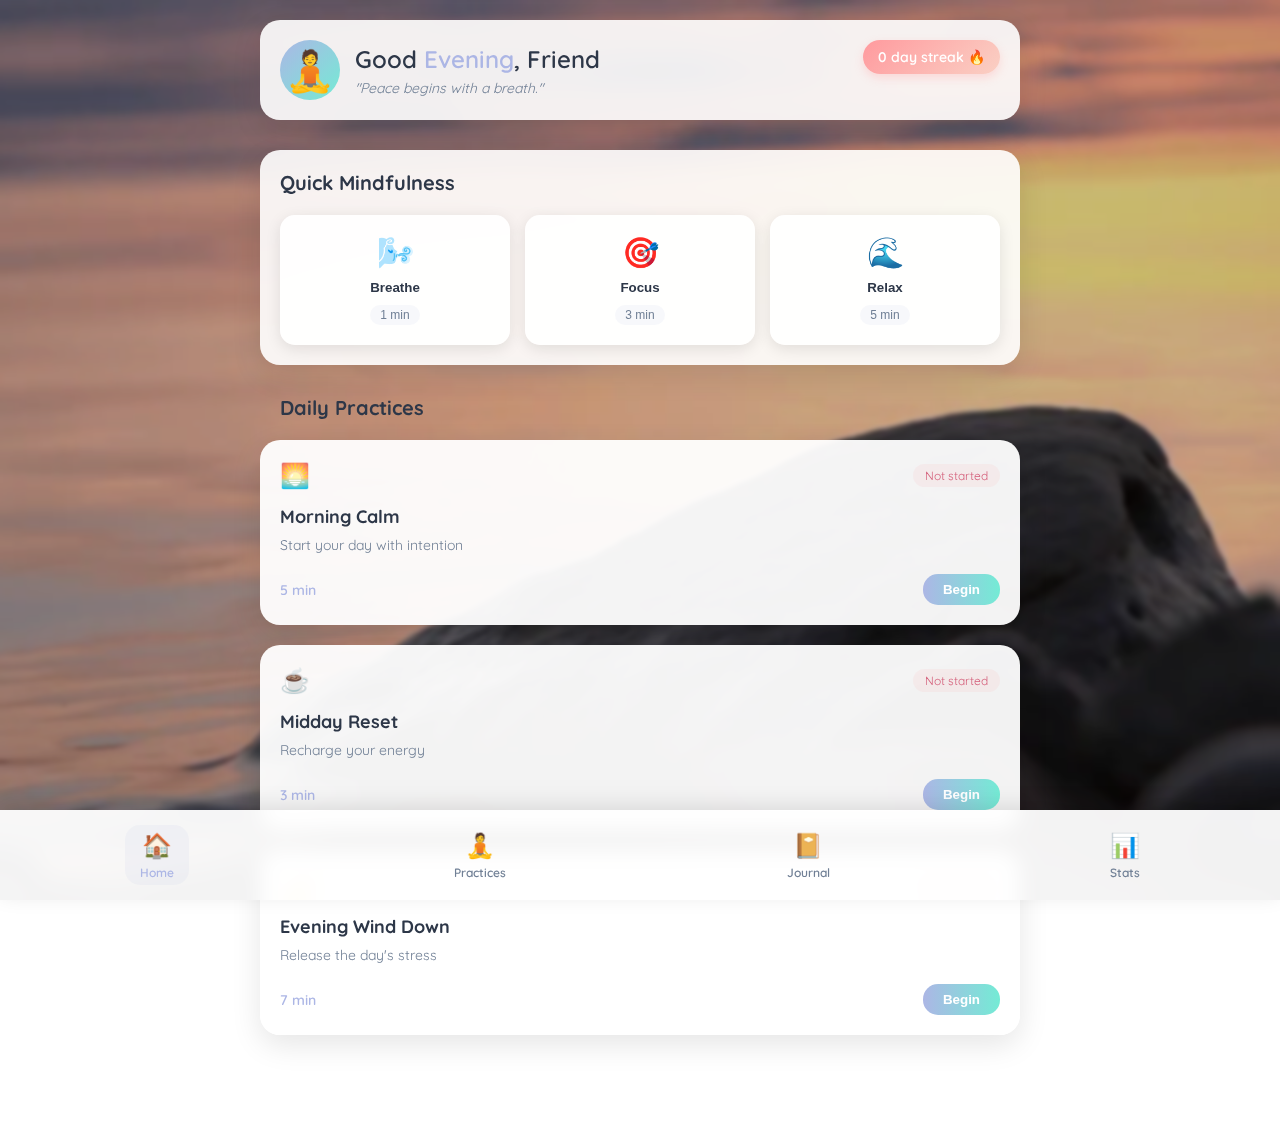
<file: index.html>
<!DOCTYPE html>
<html lang="en">

<head>
    <meta charset="UTF-8">
    <meta name="viewport" content="width=device-width, initial-scale=1.0">
    <title>Mindful Minutes - Your Daily Peace</title>
    <link rel="stylesheet" href="styles.css">
    <link rel="preconnect" href="https://fonts.googleapis.com">
    <link rel="preconnect" href="https://fonts.gstatic.com" crossorigin>
    <link href="https://fonts.googleapis.com/css2?family=Delius&family=Quicksand:wght@400;600&display=swap" rel="stylesheet">
    <meta name="theme-color" content="#ACB6E5">
</head>

<body>
    <div class="video-container">
        <video autoplay loop muted playsinline id="myVideo">
            <source src="calm_small.mp4" type="video/mp4">
        </video>
        <div class="video-overlay"></div>
    </div>

    <div class="container">
        <header class="header">
            <div class="user-info">
                <div class="avatar">🧘</div>
                <div class="user-details">
                    <h1>Good <span id="time-of-day">Morning</span>, <span id="user-name">Friend</span></h1>
                    <p id="daily-quote">"Peace begins with a breath."</p>
                </div>
            </div>
            <div class="stats-badge" id="streak-counter">
                <span id="streak">0</span> day streak 🔥
            </div>
        </header>

        <section class="quick-start">
            <h2>Quick Mindfulness</h2>
            <div class="quick-actions">
                <button class="action-btn" data-minutes="1" data-type="breath">
                    <span class="emoji">🌬️</span>
                    <span class="label">Breathe</span>
                    <span class="time">1 min</span>
                </button>
                <button class="action-btn" data-minutes="3" data-type="focus">
                    <span class="emoji">🎯</span>
                    <span class="label">Focus</span>
                    <span class="time">3 min</span>
                </button>
                <button class="action-btn" data-minutes="5" data-type="relax">
                    <span class="emoji">🌊</span>
                    <span class="label">Relax</span>
                    <span class="time">5 min</span>
                </button>
            </div>
        </section>

        <section class="daily-practices">
            <h2>Daily Practices</h2>
            <div class="practice-cards">
                <div class="practice-card morning" data-practice="morning">
                    <div class="card-header">
                        <span class="emoji">🌅</span>
                        <span class="status" id="morning-status">Not started</span>
                    </div>
                    <h3>Morning Calm</h3>
                    <p>Start your day with intention</p>
                    <div class="card-footer">
                        <span class="duration">5 min</span>
                        <button class="start-btn" data-practice="morning">Begin</button>
                    </div>
                </div>

                <div class="practice-card midday" data-practice="midday">
                    <div class="card-header">
                        <span class="emoji">☕</span>
                        <span class="status" id="midday-status">Not started</span>
                    </div>
                    <h3>Midday Reset</h3>
                    <p>Recharge your energy</p>
                    <div class="card-footer">
                        <span class="duration">3 min</span>
                        <button class="start-btn" data-practice="midday">Begin</button>
                    </div>
                </div>

                <div class="practice-card evening" data-practice="evening">
                    <div class="card-header">
                        <span class="emoji">🌙</span>
                        <span class="status" id="evening-status">Not started</span>
                    </div>
                    <h3>Evening Wind Down</h3>
                    <p>Release the day's stress</p>
                    <div class="card-footer">
                        <span class="duration">7 min</span>
                        <button class="start-btn" data-practice="evening">Begin</button>
                    </div>
                </div>
            </div>
        </section>

        <nav class="bottom-nav">
            <a href="index.html" class="nav-item active">
                <span class="nav-icon">🏠</span>
                <span class="nav-label">Home</span>
            </a>
            <a href="practices.html" class="nav-item">
                <span class="nav-icon">🧘</span>
                <span class="nav-label">Practices</span>
            </a>
            <a href="journal.html" class="nav-item">
                <span class="nav-icon">📔</span>
                <span class="nav-label">Journal</span>
            </a>
            <a href="stats.html" class="nav-item">
                <span class="nav-icon">📊</span>
                <span class="nav-label">Stats</span>
            </a>
        </nav>
    </div>

    <script src="app.js"></script>
</body>

</html>
</file>
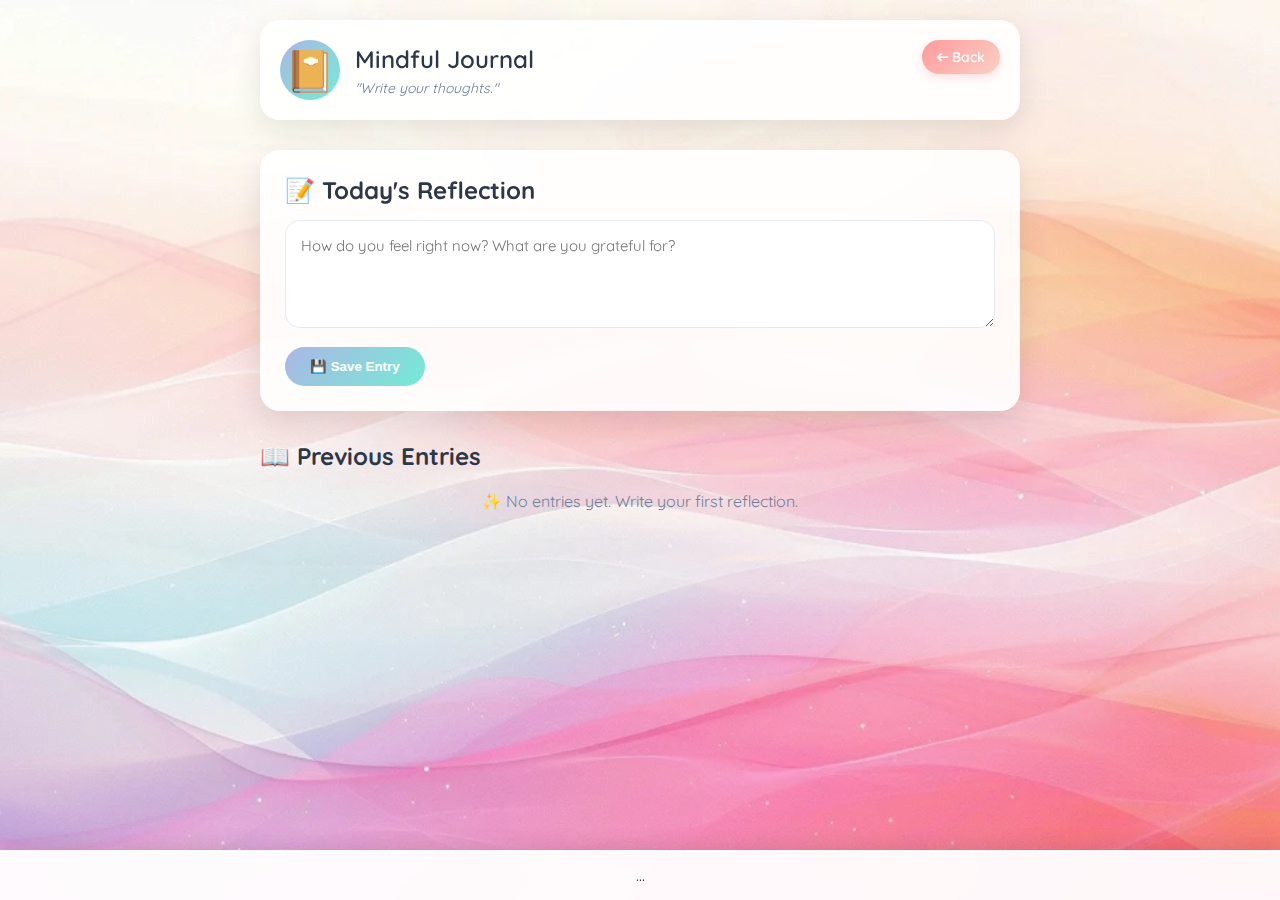
<file: journal.html>
<!DOCTYPE html>
<html lang="en">

<head>
    <meta charset="UTF-8">
    <meta name="viewport" content="width=device-width, initial-scale=1.0">
    <title>Journal — Mindful Minutes</title>
    <link rel="stylesheet" href="styles.css">
    <link rel="stylesheet" href="journal.css">
    <link href="https://fonts.googleapis.com/css2?family=Delius&family=Quicksand:wght@400;600&display=swap" rel="stylesheet">
</head>

<body>
    <div class="container">
        <header class="header">
            <div class="user-info">
                <div class="avatar">📔</div>
                <div class="user-details">
                    <h1>Mindful Journal</h1>
                    <p id="daily-quote">"Write your thoughts."</p>
                </div>
            </div>
            <a href="index.html" class="stats-badge" style="text-decoration: none;">← Back</a>
        </header>

        <section class="quick-entry">
            <h2>📝 Today's Reflection</h2>
            <textarea id="journal-entry" placeholder="How do you feel right now? What are you grateful for?" rows="4"></textarea>
            <div class="entry-actions">
                <button id="save-journal-btn" class="save-entry-btn">💾 Save Entry</button>
                <span id="entry-feedback" class="entry-feedback"></span>
            </div>
        </section>

        <section class="journal-history">
            <h2>📖 Previous Entries</h2>
            <div id="entries-list" class="entries-list">
            </div>
        </section>

        <nav class="bottom-nav">...</nav>
    </div>
    <script src="journal.js"></script>
</body>

</html>
</file>
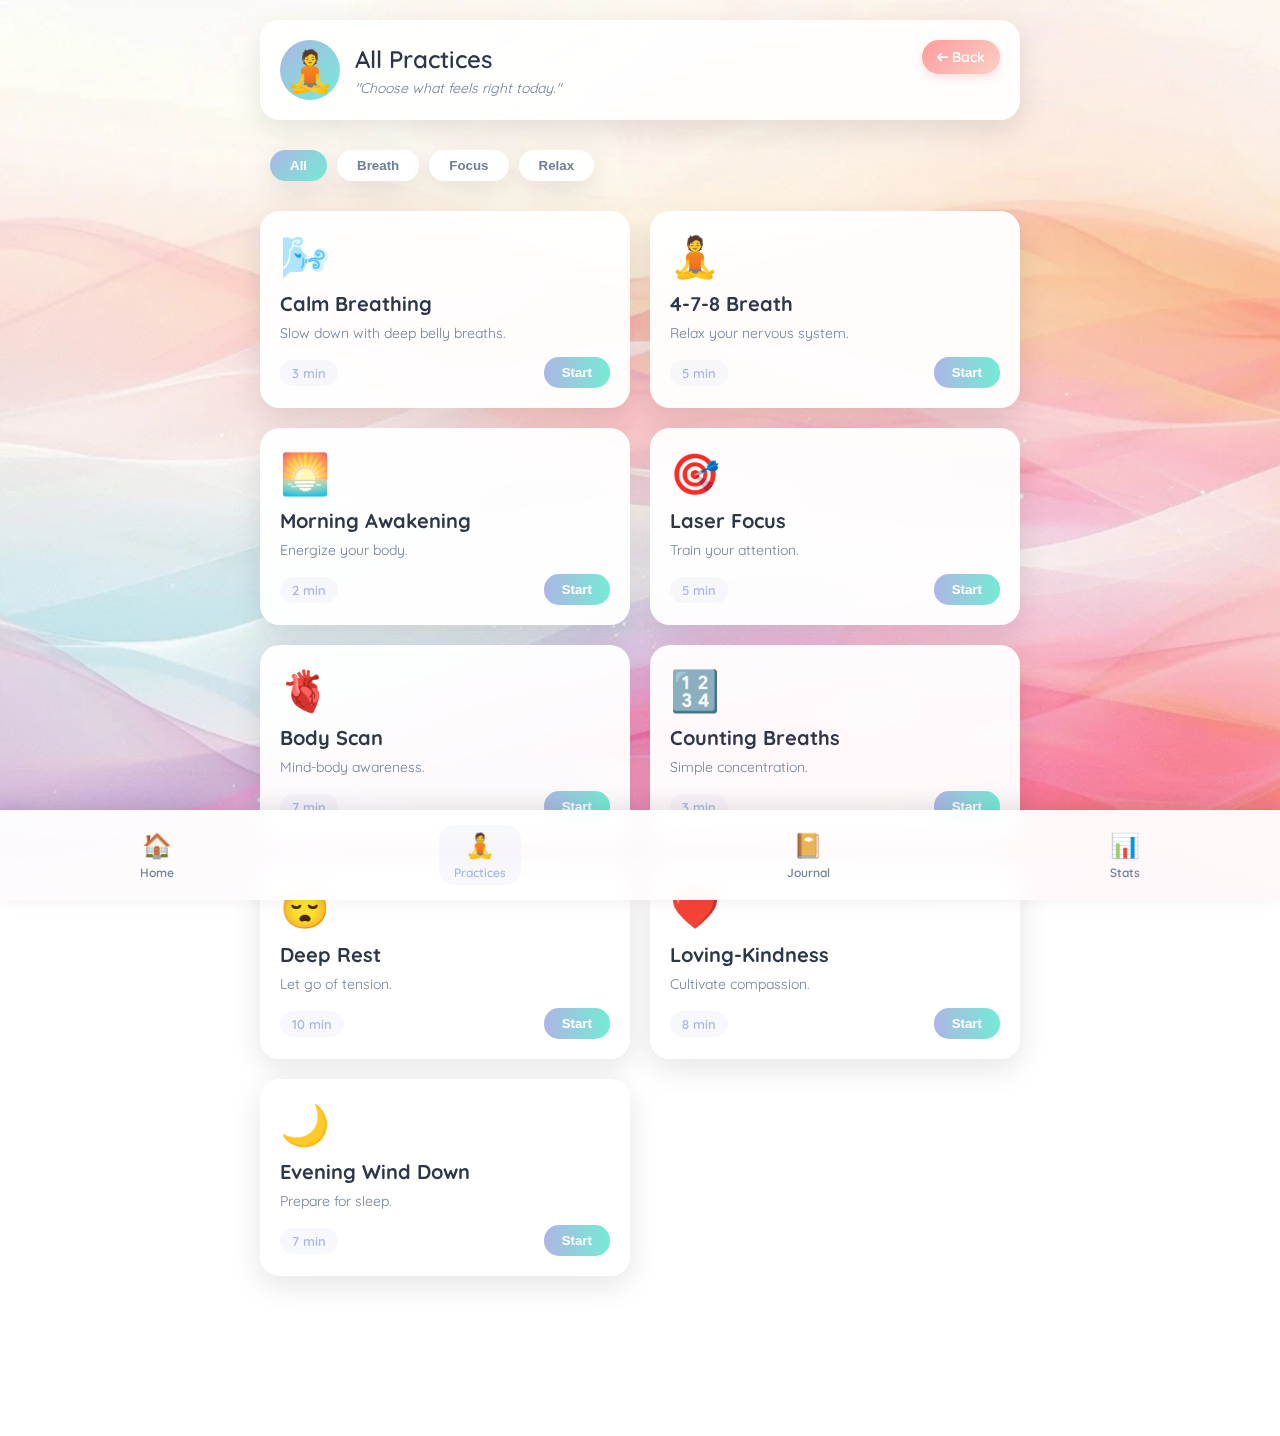
<file: practices.html>
<!DOCTYPE html>
<html lang="en">

<head>
    <meta charset="UTF-8">
    <meta name="viewport" content="width=device-width, initial-scale=1.0">
    <title>All Practices — Mindful Minutes</title>
    <link rel="stylesheet" href="styles.css">
    <link rel="stylesheet" href="practices.css">
    <link href="https://fonts.googleapis.com/css2?family=Delius&family=Quicksand:wght@400;600&display=swap" rel="stylesheet">
</head>

<body>
    <div class="container">
        <header class="header">
            <div class="user-info">
                <div class="avatar">🧘</div>
                <div class="user-details">
                    <h1>All Practices</h1>
                    <p id="daily-quote">"Choose what feels right today."</p>
                </div>
            </div>
            <a href="index.html" class="stats-badge" style="text-decoration: none;">
                ← Back
            </a>
        </header>

        <section class="practice-categories">
            <div class="category-tabs">
                <button class="category-tab active" data-category="all">All</button>
                <button class="category-tab" data-category="breath">Breath</button>
                <button class="category-tab" data-category="focus">Focus</button>
                <button class="category-tab" data-category="relax">Relax</button>
            </div>
        </section>

        <section class="all-practices-grid">
        </section>

        <nav class="bottom-nav">
            <a href="index.html" class="nav-item">
                <span class="nav-icon">🏠</span>
                <span class="nav-label">Home</span>
            </a>
            <a href="practices.html" class="nav-item active">
                <span class="nav-icon">🧘</span>
                <span class="nav-label">Practices</span>
            </a>
            <a href="journal.html" class="nav-item">
                <span class="nav-icon">📔</span>
                <span class="nav-label">Journal</span>
            </a>
            <a href="stats.html" class="nav-item">
                <span class="nav-icon">📊</span>
                <span class="nav-label">Stats</span>
            </a>
        </nav>
    </div>

    <script src="practices.js"></script>
</body>

</html>
</file>
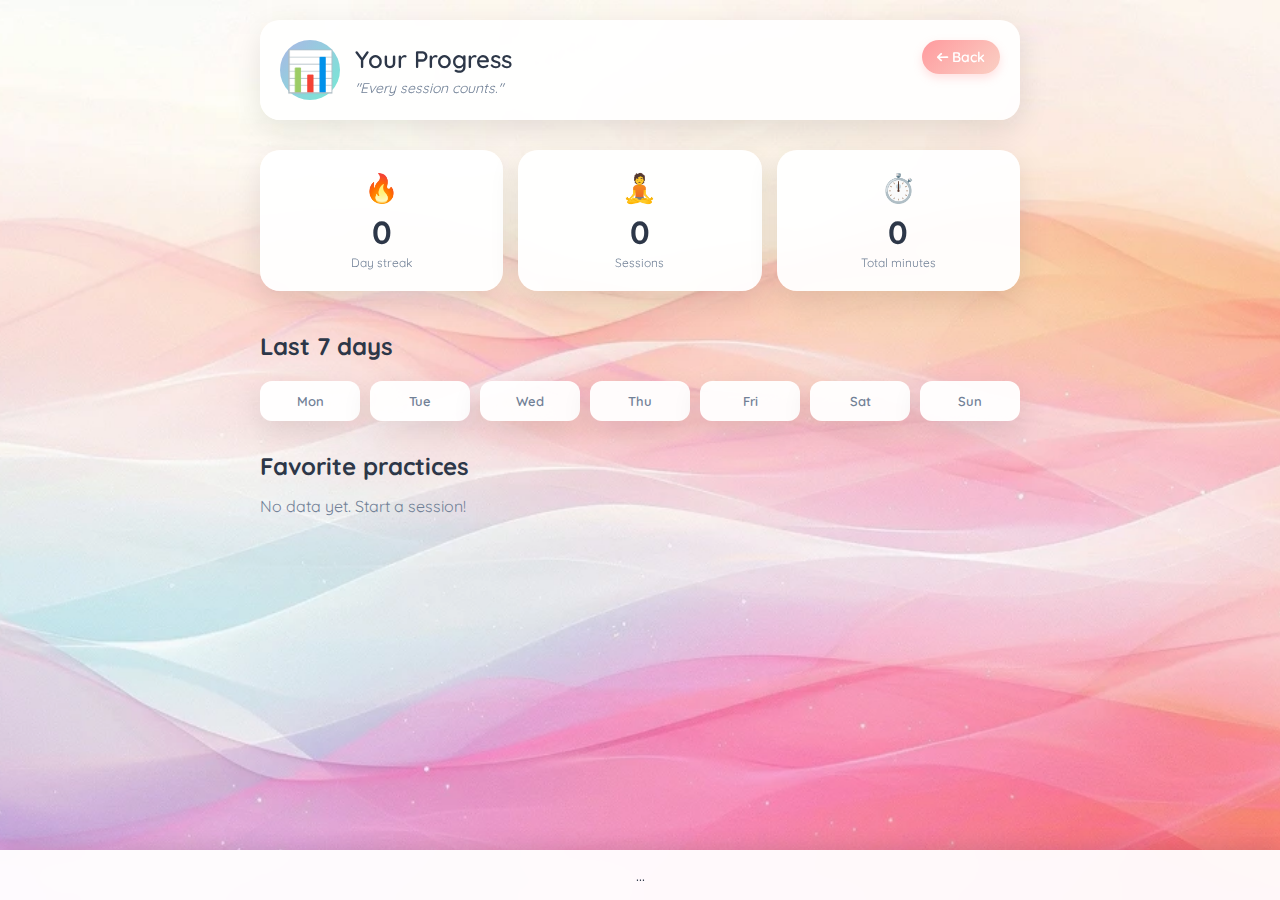
<file: stats.html>
<!DOCTYPE html>
<html lang="en">

<head>
    <meta charset="UTF-8">
    <meta name="viewport" content="width=device-width, initial-scale=1.0">
    <title>Statistics — Mindful Minutes</title>
    <link rel="stylesheet" href="styles.css">
    <link rel="stylesheet" href="stats.css">
    <link href="https://fonts.googleapis.com/css2?family=Delius&family=Quicksand:wght@400;600&display=swap" rel="stylesheet">
</head>

<body>
    <div class="container">
        <header class="header">
            <div class="user-info">
                <div class="avatar">📊</div>
                <div class="user-details">
                    <h1>Your Progress</h1>
                    <p id="daily-quote">"Every session counts."</p>
                </div>
            </div>
            <a href="index.html" class="stats-badge" style="text-decoration: none;">← Back</a>
        </header>

        <div class="stats-summary">
            <div class="stat-card">
                <span class="stat-icon">🔥</span>
                <span class="stat-value" id="stat-streak">0</span>
                <span class="stat-label">Day streak</span>
            </div>
            <div class="stat-card">
                <span class="stat-icon">🧘</span>
                <span class="stat-value" id="stat-total-sessions">0</span>
                <span class="stat-label">Sessions</span>
            </div>
            <div class="stat-card">
                <span class="stat-icon">⏱️</span>
                <span class="stat-value" id="stat-total-minutes">0</span>
                <span class="stat-label">Total minutes</span>
            </div>
        </div>

        <section class="recent-activity">
            <h2>Last 7 days</h2>
            <div id="week-grid" class="week-grid">
            </div>
        </section>

        <section class="category-breakdown">
            <h2>Favorite practices</h2>
            <div id="category-stats" class="category-stats">
            </div>
        </section>

        <nav class="bottom-nav">...</nav>
    </div>
    <script src="stats.js"></script>
</body>

</html>
</file>
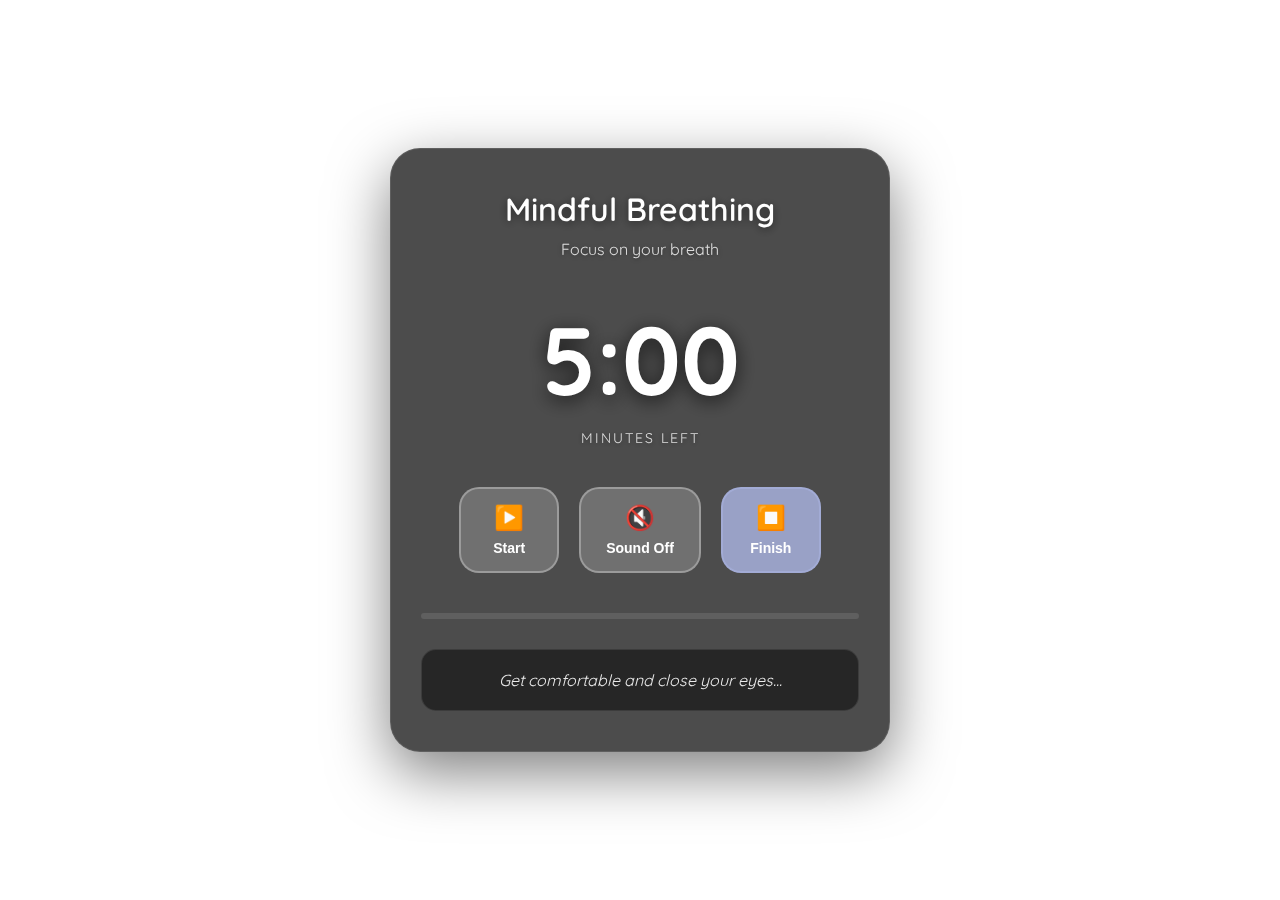
<file: session/session.html>
<!DOCTYPE html>
<html lang="en">

<head>
    <meta charset="UTF-8">
    <meta name="viewport" content="width=device-width, initial-scale=1.0">
    <title>Mindful Session</title>
    <link rel="stylesheet" href="../styles.css">
    <link rel="stylesheet" href="session.css">
    <link rel="preconnect" href="https://fonts.googleapis.com">
    <link rel="preconnect" href="https://fonts.gstatic.com" crossorigin>
    <link href="https://fonts.googleapis.com/css2?family=Delius&family=Quicksand:wght@400;600&display=swap" rel="stylesheet">
</head>

<body>
    <div class="video-container">
        <div id="background-image" class="background-image"></div>
        <div class="video-overlay"></div>
    </div>

    <div class="session-container">
        <div class="session-info">
            <h1 id="practice-title">Mindful Breathing</h1>
            <p id="practice-description">Focus on your breath</p>
        </div>

        <div class="timer-container">
            <div id="countdown" class="countdown">5:00</div>
            <div class="timer-label">MINUTES LEFT</div>
        </div>

        <div class="controls">
            <button id="play-pause-btn" class="control-btn">
                <span class="btn-icon">▶️</span>
                <span class="btn-text">Start</span>
            </button>

            <button id="sound-btn" class="control-btn">
                <span class="btn-icon">🔊</span>
                <span class="btn-text">Sound</span>
            </button>

            <button id="finish-btn" class="control-btn finish">
                <span class="btn-icon">⏹️</span>
                <span class="btn-text">Finish</span>
            </button>
        </div>

        <div class="progress-container">
            <div class="progress-bar">
                <div id="progress-fill" class="progress-fill"></div>
            </div>
        </div>

        <div id="hints" class="hints-container">
            <p id="hint-text">Get comfortable and close your eyes...</p>
        </div>
    </div>

    <audio id="player" loop>
        <source src="../audio/breathing.mp3" type="audio/mp3">
    </audio>

    <script src="session.js"></script>
</body>

</html>
</file>
<file: styles.css>
* {
    margin: 0;
    padding: 0;
    box-sizing: border-box;
}

:root {
    --primary: #ACB6E5;
    --primary-light: #C2CAF0;
    --secondary: #74ebd5;
    --text: #2D3748;
    --text-light: #718096;
    --bg-overlay: rgba(255, 255, 255, 0.9);
    --card-bg: rgba(255, 255, 255, 0.95);
    --shadow: 0 10px 30px rgba(0, 0, 0, 0.1);
}

body {
    font-family: 'Quicksand', 'Delius', sans-serif;
    color: var(--text);
    overflow-x: hidden;
    min-height: 100vh;
    position: relative;
}

.video-container {
    position: fixed;
    top: 0;
    left: 0;
    width: 100%;
    height: 100%;
    z-index: -2;
}

#myVideo {
    position: absolute;
    top: 50%;
    left: 50%;
    transform: translate(-50%, -50%);
    min-width: 100%;
    min-height: 100%;
    width: auto;
    height: auto;
    object-fit: cover;
}

.video-overlay {
    position: absolute;
    top: 0;
    left: 0;
    width: 100%;
    height: 100%;
    background: rgba(0, 0, 0, 0.2);
    backdrop-filter: blur(2px);
}

.container {
    position: relative;
    z-index: 1;
    max-width: 800px;
    margin: 0 auto;
    padding: 20px;
    min-height: 100vh;
    padding-bottom: 80px; 
}

.header {
    display: flex;
    justify-content: space-between;
    align-items: flex-start;
    margin-bottom: 30px;
    padding: 20px;
    background: var(--bg-overlay);
    border-radius: 20px;
    backdrop-filter: blur(10px);
    box-shadow: var(--shadow);
}

.user-info {
    display: flex;
    align-items: center;
    gap: 15px;
}

.avatar {
    font-size: 40px;
    background: linear-gradient(135deg, var(--primary), var(--secondary));
    width: 60px;
    height: 60px;
    border-radius: 50%;
    display: flex;
    align-items: center;
    justify-content: center;
    color: white;
}

.user-details h1 {
    font-size: 24px;
    margin-bottom: 5px;
    font-weight: 600;
}

#time-of-day {
    color: var(--primary);
}

#daily-quote {
    color: var(--text-light);
    font-style: italic;
    font-size: 14px;
}

.stats-badge {
    background: linear-gradient(135deg, #FF9A9E, #FAD0C4);
    color: white;
    padding: 8px 15px;
    border-radius: 20px;
    font-weight: 600;
    font-size: 14px;
    box-shadow: 0 4px 10px rgba(255, 154, 158, 0.3);
}

.quick-start {
    margin-bottom: 30px;
    padding: 20px;
    background: var(--bg-overlay);
    border-radius: 20px;
    backdrop-filter: blur(10px);
    box-shadow: var(--shadow);
}

.quick-start h2 {
    margin-bottom: 20px;
    color: var(--text);
    font-size: 20px;
}

.quick-actions {
    display: grid;
    grid-template-columns: repeat(3, 1fr);
    gap: 15px;
}

.action-btn {
    background: var(--card-bg);
    border: none;
    border-radius: 15px;
    padding: 20px 10px;
    display: flex;
    flex-direction: column;
    align-items: center;
    gap: 10px;
    cursor: pointer;
    transition: all 0.3s ease;
    box-shadow: 0 4px 15px rgba(0, 0, 0, 0.1);
}

.action-btn:hover {
    transform: translateY(-5px);
    box-shadow: 0 8px 20px rgba(0, 0, 0, 0.15);
}

.action-btn .emoji {
    font-size: 30px;
}

.action-btn .label {
    font-weight: 600;
    color: var(--text);
}

.action-btn .time {
    font-size: 12px;
    color: var(--text-light);
    background: rgba(172, 182, 229, 0.1);
    padding: 3px 10px;
    border-radius: 10px;
}

.daily-practices {
    margin-bottom: 30px;
}

.daily-practices h2 {
    margin-bottom: 20px;
    color: var(--text);
    font-size: 20px;
    padding-left: 20px;
}

.practice-cards {
    display: flex;
    flex-direction: column;
    gap: 20px;
}

.practice-card {
    background: var(--card-bg);
    border-radius: 20px;
    padding: 20px;
    box-shadow: var(--shadow);
    transition: all 0.3s ease;
}

.practice-card:hover {
    transform: translateY(-3px);
    box-shadow: 0 15px 30px rgba(0, 0, 0, 0.15);
}

.card-header {
    display: flex;
    justify-content: space-between;
    align-items: center;
    margin-bottom: 15px;
}

.card-header .emoji {
    font-size: 24px;
}

.status {
    font-size: 12px;
    padding: 4px 12px;
    border-radius: 12px;
    background: rgba(116, 235, 213, 0.1);
    color: #2D9C8A;
}

.practice-card h3 {
    font-size: 18px;
    margin-bottom: 8px;
    color: var(--text);
}

.practice-card p {
    font-size: 14px;
    color: var(--text-light);
    margin-bottom: 20px;
}

.card-footer {
    display: flex;
    justify-content: space-between;
    align-items: center;
}

.duration {
    font-size: 14px;
    color: var(--primary);
    font-weight: 600;
}

.start-btn {
    background: linear-gradient(to right, var(--primary), var(--secondary));
    color: white;
    border: none;
    padding: 8px 20px;
    border-radius: 15px;
    cursor: pointer;
    font-weight: 600;
    transition: all 0.3s ease;
}

.start-btn:hover {
    transform: scale(1.05);
    box-shadow: 0 4px 15px rgba(172, 182, 229, 0.4);
}

.bottom-nav {
    position: fixed;
    bottom: 0;
    left: 0;
    right: 0;
    background: var(--card-bg);
    display: flex;
    justify-content: space-around;
    padding: 15px 0;
    box-shadow: 0 -5px 20px rgba(0, 0, 0, 0.1);
    backdrop-filter: blur(10px);
    z-index: 100;
}

.nav-item {
    display: flex;
    flex-direction: column;
    align-items: center;
    text-decoration: none;
    color: var(--text-light);
    transition: all 0.3s ease;
    padding: 5px 15px;
    border-radius: 15px;
}

.nav-item.active {
    color: var(--primary);
    background: rgba(172, 182, 229, 0.1);
}

.nav-item:hover {
    transform: translateY(-3px);
}

.nav-icon {
    font-size: 24px;
    margin-bottom: 5px;
}

.nav-label {
    font-size: 12px;
    font-weight: 600;
}

@media (max-width: 768px) {
    .container {
        padding: 15px;
        padding-bottom: 70px;
    }
    
    .header {
        flex-direction: column;
        gap: 15px;
        padding: 15px;
    }
    
    .quick-actions {
        grid-template-columns: 1fr;
    }
    
    .action-btn {
        flex-direction: row;
        justify-content: flex-start;
        padding: 15px;
        gap: 15px;
    }
    
    .action-btn .emoji {
        font-size: 24px;
    }
}

@media (max-width: 480px) {
    .user-details h1 {
        font-size: 20px;
    }
    
    .practice-card {
        padding: 15px;
    }
    
    .bottom-nav {
        padding: 10px 0;
    }
    
    .nav-icon {
        font-size: 20px;
    }
}
</file>
<file: journal.css>
body {
        background-image: url('main-background.webp');
        background-size: cover;
        background-position: center;
        background-attachment: fixed;
        background-repeat: no-repeat;
    }
    
.quick-entry {
    background: var(--bg-overlay);
    backdrop-filter: blur(10px);
    border-radius: 20px;
    padding: 25px;
    margin-bottom: 30px;
    box-shadow: var(--shadow);
}

#journal-entry {
    width: 100%;
    padding: 15px;
    border: 1px solid rgba(172,182,229,0.3);
    border-radius: 15px;
    font-family: 'Quicksand', sans-serif;
    font-size: 15px;
    background: white;
    resize: vertical;
    margin: 15px 0;
}

.save-entry-btn {
    background: linear-gradient(135deg, var(--primary), var(--secondary));
    color: white;
    border: none;
    padding: 12px 25px;
    border-radius: 30px;
    font-weight: 600;
    cursor: pointer;
    transition: all 0.3s ease;
}

.entry-actions {
    display: flex;
    align-items: center;
    gap: 20px;
}

.entry-feedback {
    font-size: 14px;
    color: #2D9C8A;
}

.journal-history h2 {
    margin-bottom: 20px;
}

.entry-card {
    background: var(--card-bg);
    border-radius: 16px;
    padding: 18px;
    margin-bottom: 15px;
    box-shadow: 0 4px 10px rgba(0,0,0,0.05);
    border-left: 5px solid var(--primary);
}

.entry-date {
    font-size: 12px;
    color: var(--text-light);
    margin-bottom: 8px;
    display: flex;
    justify-content: space-between;
}

.entry-content {
    font-size: 15px;
    color: var(--text);
    line-height: 1.5;
    white-space: pre-wrap;
}

.delete-entry {
    background: none;
    border: none;
    color: #D45D79;
    cursor: pointer;
    font-size: 16px;
}
</file>
<file: practices.css>
body {
        background-image: url('main-background.webp');
        background-size: cover;
        background-position: center;
        background-attachment: fixed;
        background-repeat: no-repeat;
    }
    
.category-tabs {
    display: flex;
    gap: 10px;
    margin-bottom: 30px;
    flex-wrap: wrap;
    padding: 0 10px;
}

.category-tab {
    background: var(--card-bg);
    border: none;
    padding: 8px 20px;
    border-radius: 30px;
    font-weight: 600;
    color: var(--text-light);
    cursor: pointer;
    transition: all 0.2s ease;
    backdrop-filter: blur(10px);
    box-shadow: var(--shadow);
}

.category-tab.active {
    background: linear-gradient(135deg, var(--primary), var(--secondary));
    color: white;
}

.all-practices-grid {
    display: grid;
    grid-template-columns: repeat(auto-fill, minmax(280px, 1fr));
    gap: 20px;
    margin-bottom: 80px;
}

.practice-library-card {
    background: var(--card-bg);
    border-radius: 20px;
    padding: 20px;
    box-shadow: var(--shadow);
    transition: all 0.3s ease;
    backdrop-filter: blur(10px);
}

.practice-library-card:hover {
    transform: translateY(-5px);
    box-shadow: 0 15px 30px rgba(0,0,0,0.15);
}

.practice-icon {
    font-size: 40px;
    margin-bottom: 10px;
}

.practice-library-card h3 {
    font-size: 20px;
    margin-bottom: 8px;
    color: var(--text);
}

.practice-desc {
    font-size: 14px;
    color: var(--text-light);
    margin-bottom: 15px;
}

.practice-meta {
    display: flex;
    justify-content: space-between;
    align-items: center;
    margin-top: 15px;
}

.duration-badge {
    background: rgba(172,182,229,0.1);
    padding: 5px 12px;
    border-radius: 20px;
    font-size: 13px;
    font-weight: 600;
    color: var(--primary);
}

.btn-start-practice {
    background: linear-gradient(to right, var(--primary), var(--secondary));
    color: white;
    border: none;
    padding: 8px 18px;
    border-radius: 15px;
    font-weight: 600;
    cursor: pointer;
    transition: all 0.3s ease;
}

.btn-start-practice:hover {
    transform: scale(1.05);
    box-shadow: 0 4px 15px rgba(172,182,229,0.4);
}

@media (max-width: 600px) {
    .all-practices-grid {
        grid-template-columns: 1fr;
    }
}
</file>
<file: stats.css>
body {
        background-image: url('main-background.webp');
        background-size: cover;
        background-position: center;
        background-attachment: fixed;
        background-repeat: no-repeat;
    }
    
.stats-summary {
    display: grid;
    grid-template-columns: repeat(3, 1fr);
    gap: 15px;
    margin-bottom: 40px;
}

.stat-card {
    background: var(--card-bg);
    backdrop-filter: blur(10px);
    padding: 20px 10px;
    border-radius: 20px;
    text-align: center;
    box-shadow: var(--shadow);
}

.stat-icon {
    font-size: 28px;
    display: block;
    margin-bottom: 8px;
}

.stat-value {
    font-size: 32px;
    font-weight: 700;
    color: var(--text);
    display: block;
    line-height: 1.2;
}

.stat-label {
    font-size: 12px;
    color: var(--text-light);
}

.week-grid {
    display: flex;
    justify-content: space-between;
    gap: 10px;
    margin: 20px 0 30px;
}

.week-day {
    background: var(--card-bg);
    border-radius: 12px;
    padding: 12px 8px;
    text-align: center;
    flex: 1;
    font-size: 13px;
    font-weight: 600;
    color: var(--text-light);
    box-shadow: var(--shadow);
}

.week-day.active {
    background: linear-gradient(135deg, var(--primary), var(--secondary));
    color: white;
}

.category-stats {
    display: flex;
    flex-direction: column;
    gap: 12px;
    margin-top: 15px;
}

.category-stat-item {
    display: flex;
    align-items: center;
    gap: 10px;
    background: var(--bg-overlay);
    padding: 12px 18px;
    border-radius: 15px;
    backdrop-filter: blur(5px);
}

.category-bar {
    flex-grow: 1;
    height: 8px;
    background: rgba(172,182,229,0.2);
    border-radius: 4px;
    overflow: hidden;
}

.category-fill {
    height: 100%;
    background: linear-gradient(to right, var(--primary), var(--secondary));
    border-radius: 4px;
    width: 0%;
}
</file>
<file: session/session.css>
body {
    font-family: 'Quicksand', 'Delius', sans-serif;
    color: white;
    overflow: hidden;
    min-height: 100vh;
    display: flex;
    justify-content: center;
    align-items: center;
    margin: 0;
    padding: 20px;
}

.background-image {
    position: fixed;
    top: 0;
    left: 0;
    width: 100%;
    height: 100%;
    background-size: cover;
    background-position: center;
    background-repeat: no-repeat;
    z-index: -2;
}

.video-overlay {
    display: none;
}

.breath-practice .background-image {
    background-image: url('https://images.unsplash.com/photo-1529697216570-f48ef8f6b2dd?w=1600');
}

.focus-practice .background-image {
    background-image: url('https://images.unsplash.com/photo-1607551848581-7ee851bf978b?w=1600');
}

.relax-practice .background-image {
    background-image: url('https://images.unsplash.com/photo-1441974231531-c6227db76b6e?w=1600');
}

.morning-practice .background-image {
    background-image: url('https://images.unsplash.com/photo-1507525428034-b723cf961d3e?w=1600');
}

.midday-practice .background-image {
    background-image: url('https://images.unsplash.com/photo-1506905925346-21bda4d32df4?w=1600');
}

.evening-practice .background-image {
    background-image: url('https://images.unsplash.com/photo-1438786657495-640937046d18?w=1600');
}

.session-container {
    text-align: center;
    max-width: 500px;
    width: 100%;
    background: rgba(0, 0, 0, 0.7); 
    border-radius: 30px;
    padding: 40px 30px;
    box-shadow: 0 20px 60px rgba(0, 0, 0, 0.5);
    border: 1px solid rgba(255, 255, 255, 0.1);
    z-index: 10;
    position: relative;
}

.session-info {
    margin-bottom: 40px;
}

#practice-title {
    font-size: 32px;
    font-weight: 600;
    margin-bottom: 10px;
    color: white;
    text-shadow: 0 2px 10px rgba(0, 0, 0, 0.5);
}

#practice-description {
    font-size: 16px;
    opacity: 0.9;
    color: rgba(255, 255, 255, 0.9);
    text-shadow: 0 1px 5px rgba(0, 0, 0, 0.5);
}

.timer-container {
    margin: 40px 0;
}

.countdown {
    font-size: 96px;
    font-weight: 700;
    font-family: 'Quicksand', sans-serif;
    color: white;
    text-shadow: 0 4px 20px rgba(0, 0, 0, 0.7);
    margin-bottom: 10px;
}

.timer-label {
    font-size: 14px;
    letter-spacing: 2px;
    text-transform: uppercase;
    opacity: 0.8;
    text-shadow: 0 1px 5px rgba(0, 0, 0, 0.5);
}

.controls {
    display: flex;
    justify-content: center;
    gap: 20px;
    margin: 40px 0;
}

.control-btn {
    background: rgba(255, 255, 255, 0.2);
    border: 2px solid rgba(255, 255, 255, 0.3);
    color: white;
    padding: 15px 25px;
    border-radius: 20px;
    font-size: 16px;
    cursor: pointer;
    display: flex;
    flex-direction: column;
    align-items: center;
    gap: 8px;
    transition: all 0.3s ease;
    min-width: 100px;
    backdrop-filter: none;
}

.control-btn:hover {
    background: rgba(255, 255, 255, 0.3);
    transform: translateY(-3px);
    box-shadow: 0 10px 20px rgba(0, 0, 0, 0.3);
}

.control-btn:active {
    transform: translateY(0);
}

.control-btn.finish {
    background: rgba(172, 182, 229, 0.8);
    border-color: rgba(172, 182, 229, 0.5);
}

.control-btn.finish:hover {
    background: rgba(172, 182, 229, 1);
}

.btn-icon {
    font-size: 24px;
}

.btn-text {
    font-weight: 600;
    font-size: 14px;
}

.progress-container {
    margin-top: 30px;
}

.progress-bar {
    width: 100%;
    height: 6px;
    background: rgba(255, 255, 255, 0.1);
    border-radius: 3px;
    overflow: hidden;
}

.progress-fill {
    height: 100%;
    width: 0%;
    background: linear-gradient(to right, #ACB6E5, #74ebd5);
    border-radius: 3px;
    transition: width 1s linear;
}

.hints-container {
    margin-top: 30px;
    padding: 20px;
    background: rgba(0, 0, 0, 0.5);
    border-radius: 15px;
    min-height: 60px;
    display: flex;
    align-items: center;
    justify-content: center;
    border: 1px solid rgba(255, 255, 255, 0.1);
}

#hint-text {
    font-size: 16px;
    opacity: 0.9;
    font-style: italic;
}

@media (max-width: 768px) {
    .session-container {
        padding: 30px 20px;
        margin: 20px;
    }
    
    .countdown {
        font-size: 72px;
    }
    
    .controls {
        flex-direction: column;
        align-items: center;
    }
    
    .control-btn {
        width: 80%;
        max-width: 200px;
    }
    
    #practice-title {
        font-size: 28px;
    }
}

@media (max-width: 480px) {
    .countdown {
        font-size: 60px;
    }
    
    #practice-title {
        font-size: 24px;
    }
    
    .session-container {
        padding: 25px 15px;
    }
    
    body {
        padding: 10px;
    }
}
</file>
